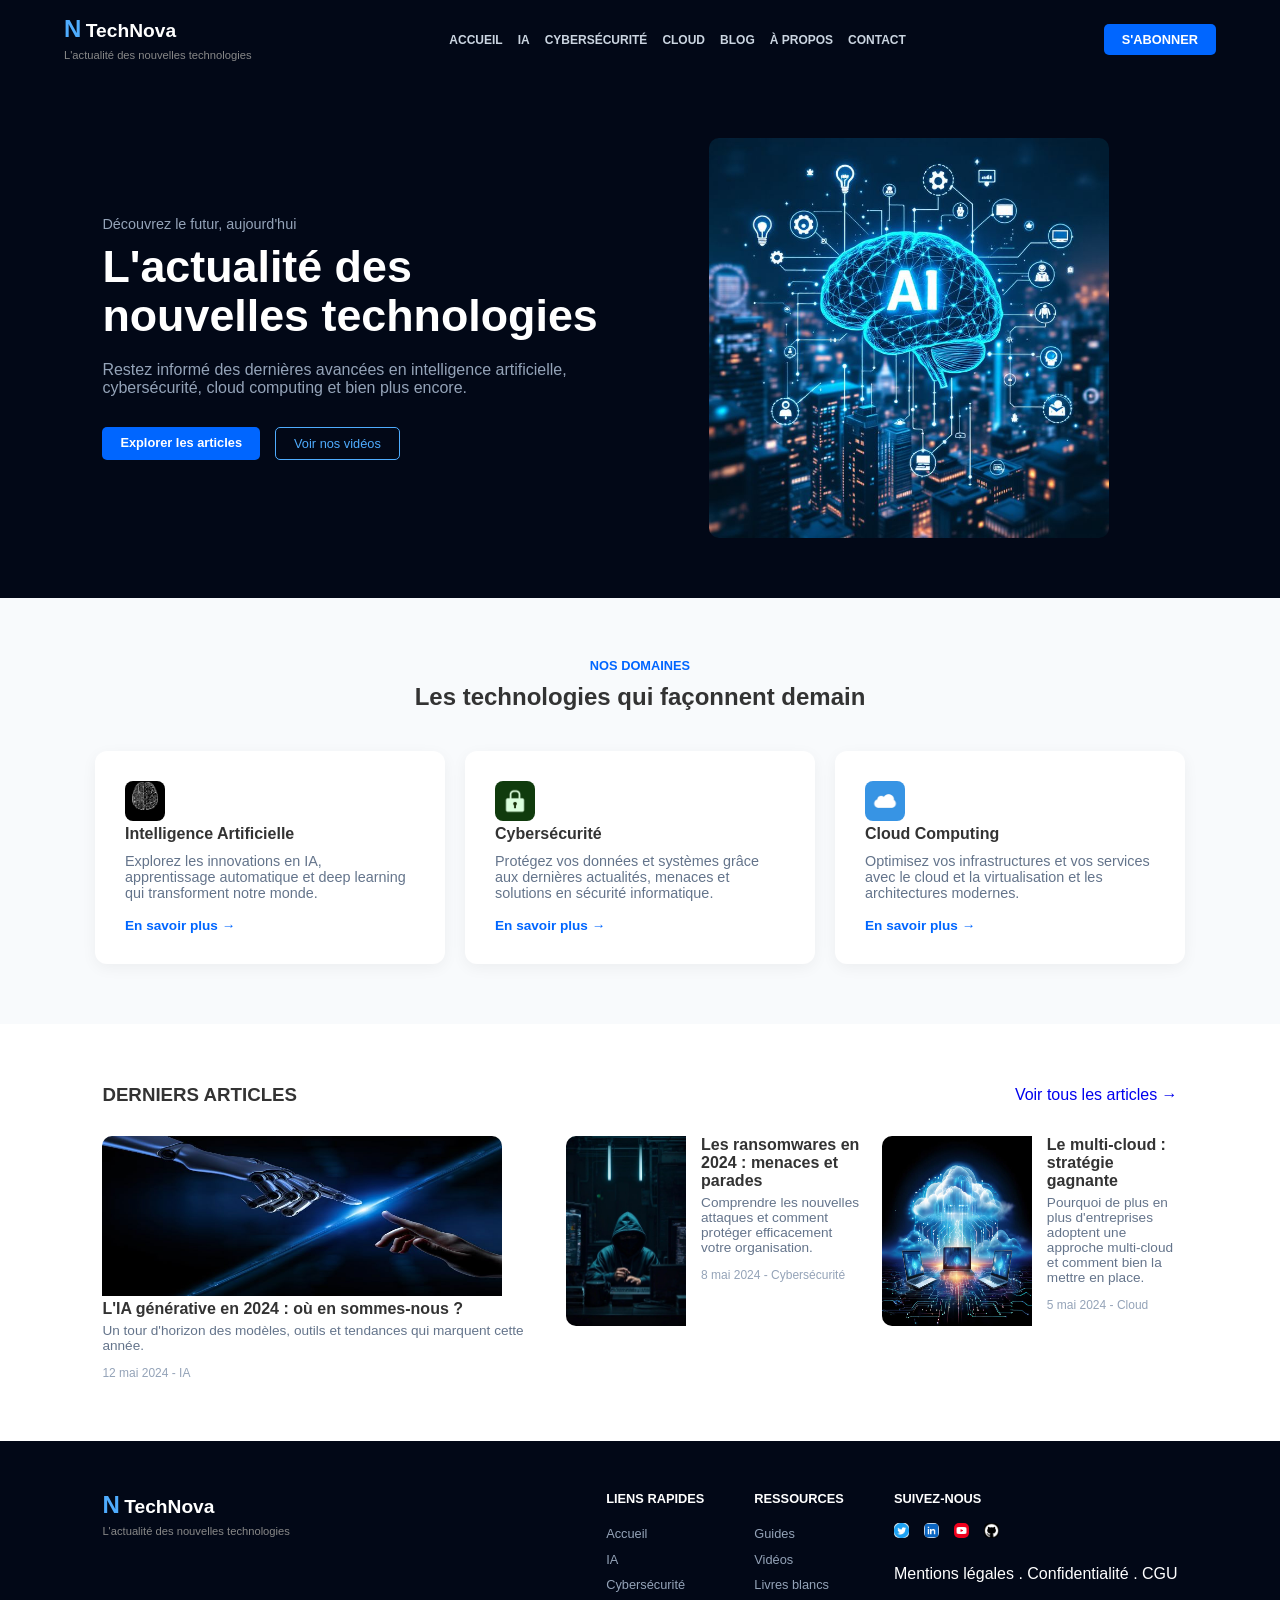
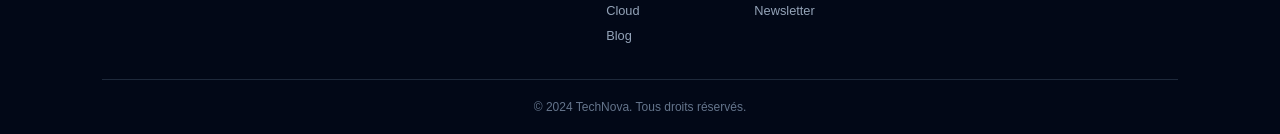
<file: MOUAFFO_ABESSOLO_MAXIME_SAMUEL_DEVOIR_D'INTEGRATION/index.html>
<!DOCTYPE html>
<html lang="fr">
<head>
    <meta charset="UTF-8">
    <meta name="viewport" content="width=device-width, initial-scale=1.0">
    <title>TechNova - L'actualité des nouvelles technologies</title>
    <link rel="stylesheet" href="style.css">
</head>
<body>

    <nav>
        <div class="logo">
            <span class="l1">N</span> <span class="l2">TechNova</span><br>
            <small>L'actualité des nouvelles technologies</small>
        </div>
        <ul class="navliens">
            <li><a href="#">ACCUEIL</a></li>
            <li><a href="#">IA</a></li>
            <li><a href="#">CYBERSÉCURITÉ</a></li>
            <li><a href="#">CLOUD</a></li>
            <li><a href="#">BLOG</a></li>
            <li><a href="#">À PROPOS</a></li>
            <li><a href="#">CONTACT</a></li>
        </ul>
        <div class="nav-right">
            <a href="#" class="abonner">S'ABONNER</a>
            <div class="menu-burger">☰</div>
        </div>
    </nav>

    <header>
        <div class="headertexte">
            <p class="top-subtitle">Découvrez le futur, aujourd'hui</p>
            <h1>L'actualité des <br>nouvelles technologies</h1>
            <p>Restez informé des dernières avancées en intelligence artificielle, cybersécurité, cloud computing et bien plus encore.</p>
            <div class="headerliens">
                <a href="#" class="abonner">Explorer les articles</a>
                <a href="#" class="abonner2">Voir nos vidéos</a>
            </div>
        </div>
        <div class="headerimg">
            <img src="images/header.jpg" alt="" class="imgheader">
        </div>
    </header>

    <div class="princ">
        <div class="domaines">
            <h3>NOS DOMAINES</h3>
            <h2>Les technologies qui façonnent demain</h2>
        </div>
        
        <div class="corpsdomaine">
            <div class="card">
                <div class="icone"><img src="images/cerveau.jpg" alt="" class="imgcard"></div>
                <div>
                <h4>Intelligence Artificielle</h4>
                <p>Explorez les innovations en IA, apprentissage automatique et deep learning qui transforment notre monde.</p>
                <a href="#">En savoir plus →</a>
                </div>
            </div>
            <div class="card">
                <div class="icone"><img src="images/cadena.jpg" alt="" class="imgcard"></div>
                <div>
                <h4>Cybersécurité</h4>
                <p>Protégez vos données et systèmes grâce aux dernières actualités, menaces et solutions en sécurité informatique.</p>
                <a href="#">En savoir plus →</a>
                </div>
            </div>
            <div class="card">
                <div class="icone"><img src="images/nuage.jpg" alt="" class="imgcard"></div>
                <div>
                <h4>Cloud Computing</h4>
                <p>Optimisez vos infrastructures et vos services avec le cloud et la virtualisation et les architectures modernes.</p>
                <a href="#">En savoir plus →</a>
                </div>
            </div>
        </div>
    </div>

    <div class="articles">
        <div class="articlesheader">
            <h3>DERNIERS ARTICLES</h3>
            <a href="#" class="view-all">Voir tous les articles →</a>
        </div>

        <div class="articlescontainer">
            <div class="articlecard1">
                <div class="article-img">
                    <img src="images/main.jpg" alt="IA" class="aia">
                </div>
                <div class="article-body">
                    <h4>L'IA générative en 2024 : où en sommes-nous ?</h4>
                    <p>Un tour d'horizon des modèles, outils et tendances qui marquent cette année.</p>
                    <span class="date">12 mai 2024 - IA</span>
                </div>
            </div>

            <div class="articlecard">
                <div class="article-img">
                    <img src="images/hacker.jpg" alt="Cyber" class="cyber">
                </div>
                <div class="article-body">
                    <h4>Les ransomwares en 2024 : menaces et parades</h4>
                    <p>Comprendre les nouvelles attaques et comment protéger efficacement votre organisation.</p>
                    <span class="date">8 mai 2024 - Cybersécurité</span>
                </div>
            </div>

            <div class="articlecard">
                <div class="article-img">
                    <img src="images/cloud.jpg" alt="Cloud" class="cloud">
                </div>
                <div class="article-body">
                    <h4>Le multi-cloud : stratégie gagnante</h4>
                    <p>Pourquoi de plus en plus d'entreprises adoptent une approche multi-cloud et comment bien la mettre en place.</p>
                    <span class="date">5 mai 2024 - Cloud</span>
                </div>
            </div>
        </div>
    </div>

    <footer>
        <div class="footercontainer">
            <div class="footerlogo">
                <span class="l1">N</span> <span class="l2">TechNova</span><br>
                <small>L'actualité des nouvelles technologies</small>
            </div>
            <div class="footerliens">
                <div class="liensrapides">
                    <h4>LIENS RAPIDES</h4>
                    <ul>
                        <li><a href="#">Accueil</a></li>
                        <li><a href="#">IA</a></li>
                        <li><a href="#">Cybersécurité</a></li>
                        <li><a href="#">Cloud</a></li>
                        <li><a href="#">Blog</a></li>
                    </ul>
                </div>
                <div class="ressources">
                    <h4>RESSOURCES</h4>
                    <ul>
                        <li><a href="#">Guides</a></li>
                        <li><a href="#">Vidéos</a></li>
                        <li><a href="#">Livres blancs</a></li>
                        <li><a href="#">Newsletter</a></li>
                    </ul>
                </div>
                <div class="suiveznous">
                    <h4>SUIVEZ-NOUS</h4>
                    <div class="socialicons">
                        <ul>
                            <li><a href="#"><img src="images/twiter.jpg" alt="Twitter" class="app"></a></li>
                            <li><a href="#"><img src="images/linkedin.jpg" alt="LinkedIn" class="app"></a></li>
                            <li><a href="#"><img src="images/youtube.jpg" alt="YouTube" class="app"></a></li>
                            <li><a href="#"><img src="images/github.jpg" alt="GitHub" class="app"></a></li>
                        </ul><br>
                        <p>Mentions légales . Confidentialité . CGU</p>
                    </div>
                </div>
            </div>
        </div>
        <div class="droits">
            <p>&copy; 2024 TechNova. Tous droits réservés.</p>
        </div>
    </footer>

</body>
</html>
</file>
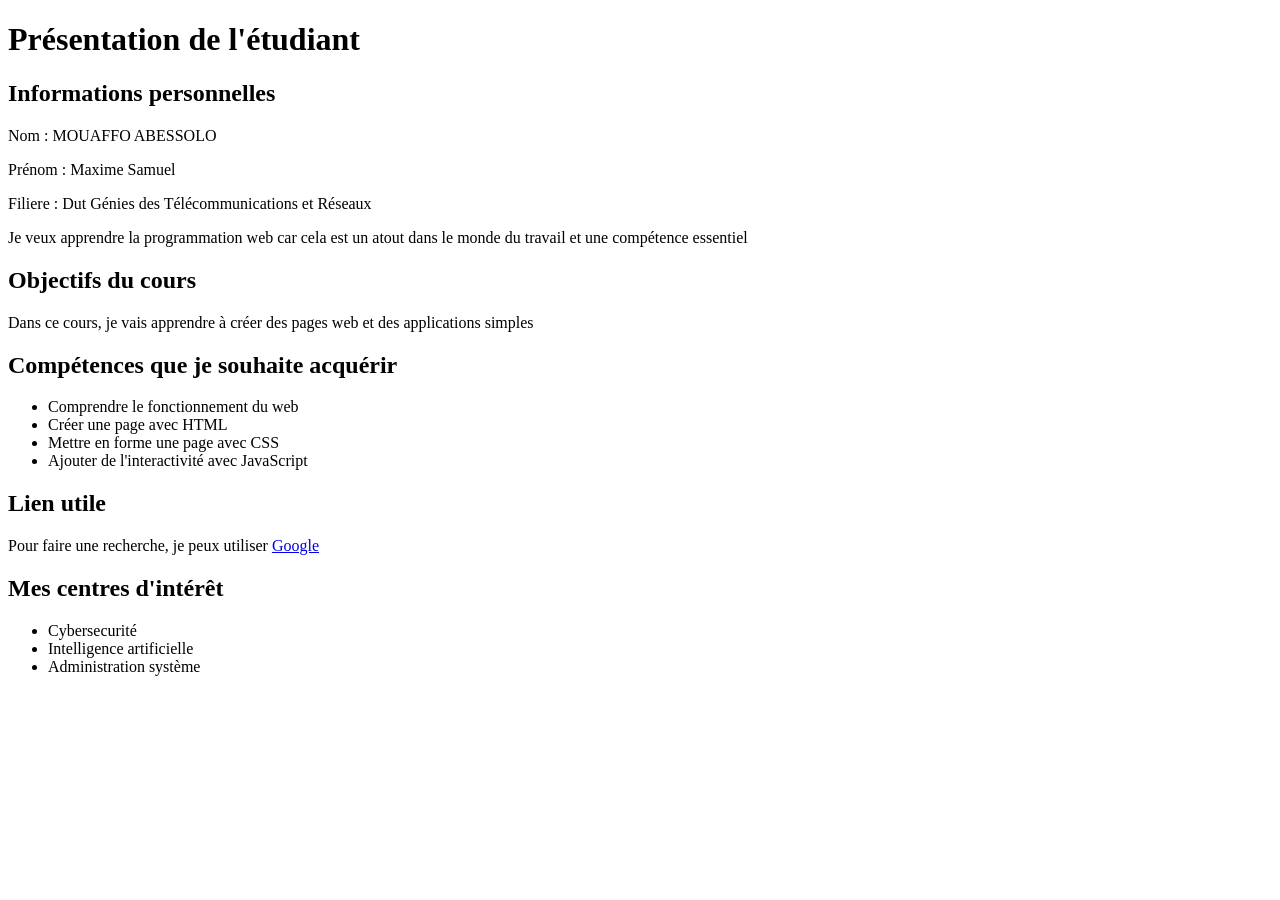
<file: TP1_MOUAFFO_ABESSOLO_MAXIME_SAMUEL/TP1_Decouverte_Web/index.html>
<!DOCTYPE html>
<html lang="fr">
    <head>
        <meta charset="UTF-8">
        <title>Ma première page web</title>
    </head>
    <body>
        <h1>Présentation de l'étudiant</h1>

        <h2>Informations personnelles</h2>
        <p>Nom : MOUAFFO ABESSOLO</p>
        <p>Prénom : Maxime Samuel</p>
        <p>Filiere : Dut Génies des Télécommunications et Réseaux</p>
        <p>Je veux apprendre la programmation web car cela est un atout dans le monde du travail et 
            une compétence essentiel</p>

        <h2>Objectifs du cours</h2>
        <p>Dans ce cours, je vais apprendre à créer des pages web et des applications simples</p>

        <h2>Compétences que je souhaite acquérir</h2>
        <ul>
            <li>Comprendre le fonctionnement du web</li>
            <li>Créer une page avec HTML</li>
            <li>Mettre en forme une page avec CSS</li>
            <li>Ajouter de l'interactivité avec JavaScript</li>
        </ul>

        <h2>Lien utile</h2>
        <p>Pour faire une recherche, je peux utiliser
            <a href="https://www.google.com">Google</a>
        </p>
        
        <h2>Mes centres d'intérêt</h2>
        <ul>
            <li>Cybersecurité</li>
            <li>Intelligence artificielle</li>
            <li>Administration système</li>
        </ul>
    </body>
</html>
</file>
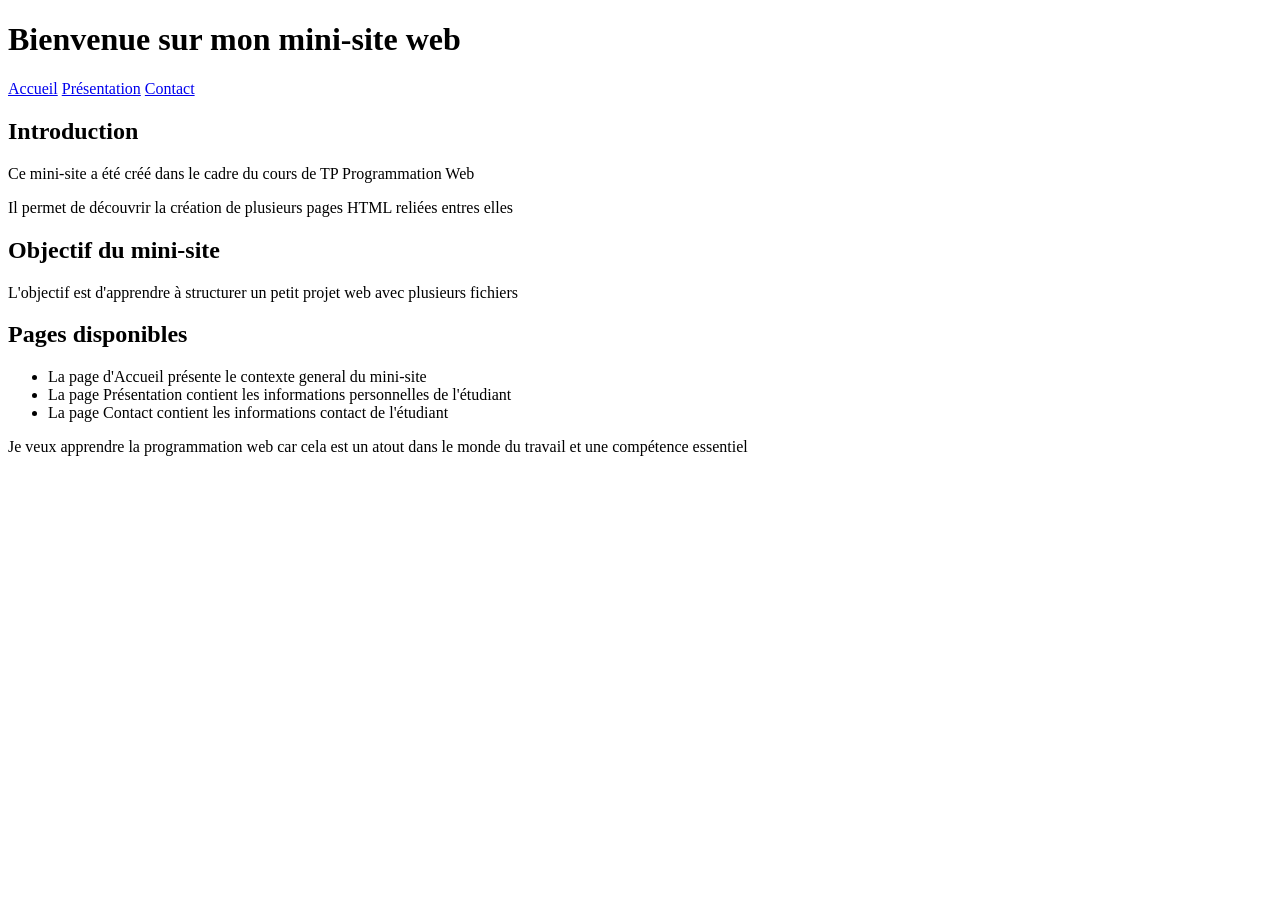
<file: TP2_MOUAFFO_ABESSOLO_MAXIME_SAMUEL/TP2_Mini_Site_HTML/index.html>
<!DOCTYPE html>
<html lang="fr">
<head>
    <meta charset="UTF-8">
    <title>Accueil - Mon mini-site</title>
</head>
<body>
    <h1>Bienvenue sur mon mini-site web</h1>
    <nav>
        <a href="index.html">Accueil</a>
        <a href="presentation.html">Présentation</a>
        <a href="contact.html">Contact</a>
    </nav>

    <h2>Introduction</h2>
    <p>Ce mini-site a été créé dans le cadre du cours de TP Programmation Web</p>
    <p>Il permet de découvrir la création de plusieurs pages HTML reliées entres elles</p>

    <h2>Objectif du mini-site</h2>
    <p>L'objectif est d'apprendre à structurer un petit projet web avec plusieurs fichiers</p>

    <h2>Pages disponibles</h2>
    <ul>
        <li>La page d'Accueil présente le contexte general du mini-site</li>
        <li>La page Présentation contient les informations personnelles de l'étudiant</li>
        <li>La page Contact contient les informations contact de l'étudiant</li>
    </ul>

    <p>Je veux apprendre la programmation web car cela est un atout dans le monde du travail et 
            une compétence essentiel</p>
</body>
</html>
</file>
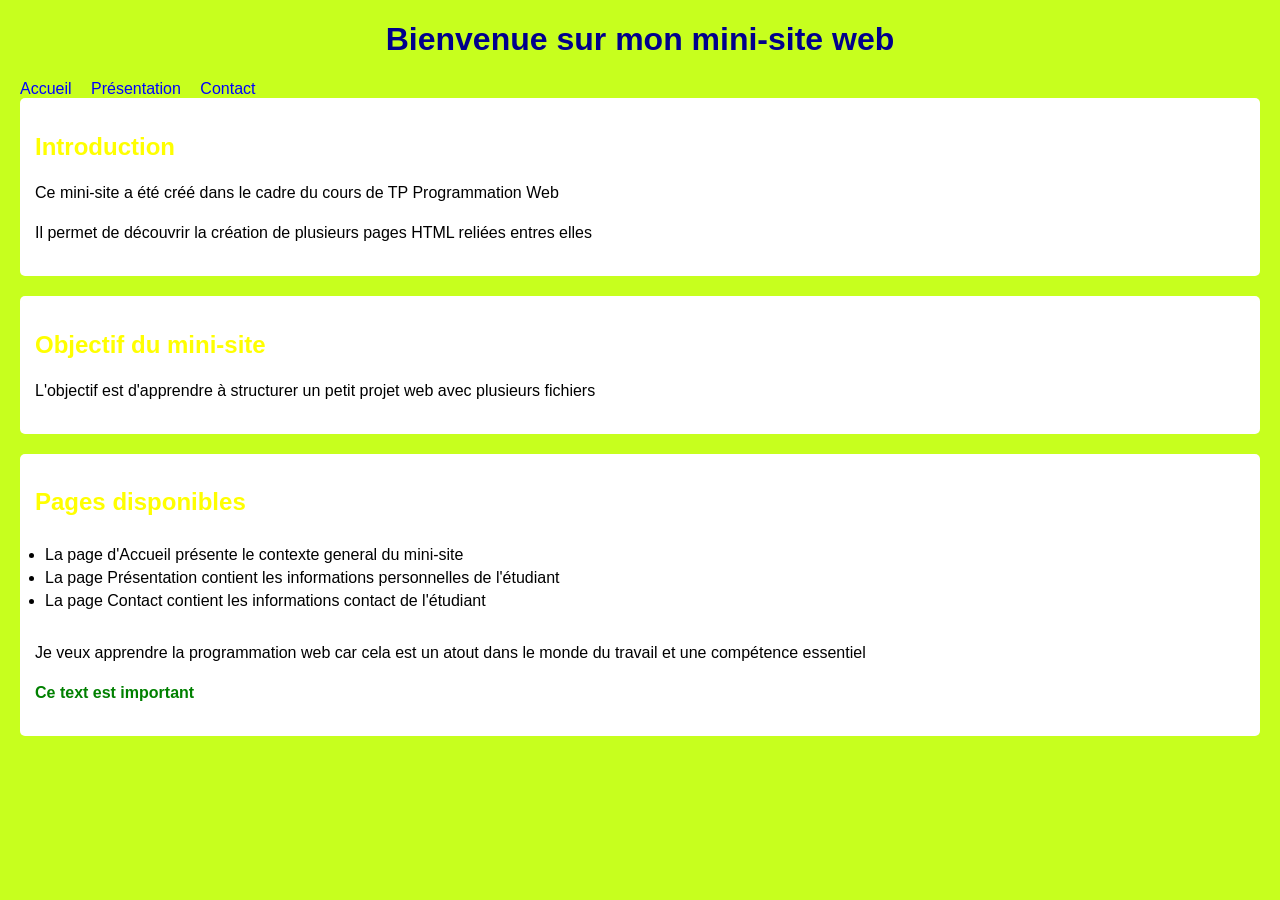
<file: TP4_MOUAFFO_ABESSOLO_MAXIME_SAMUEL/TP4_CSS/index.html>
<!DOCTYPE html>
<html lang="fr">
<head>
    <meta charset="UTF-8">
    <link rel="stylesheet" href="style.css">
    <title>Accueil - Mon mini-site</title>
</head>
<body>
    <h1>Bienvenue sur mon mini-site web</h1>
    <nav>
        <a href="index.html">Accueil</a>
        <a href="presentation.html">Présentation</a>
        <a href="contact.html">Contact</a>
    </nav>

    <div class="section">
        <h2>Introduction</h2>
        <p>Ce mini-site a été créé dans le cadre du cours de TP Programmation Web</p>
        <p>Il permet de découvrir la création de plusieurs pages HTML reliées entres elles</p>
    </div>

    <div class="section">
        <h2>Objectif du mini-site</h2>
        <p>L'objectif est d'apprendre à structurer un petit projet web avec plusieurs fichiers</p>
    </div>

    <div class="section">
        <h2>Pages disponibles</h2>
        <ul>
            <li>La page d'Accueil présente le contexte general du mini-site</li>
            <li>La page Présentation contient les informations personnelles de l'étudiant</li>
            <li>La page Contact contient les informations contact de l'étudiant</li>
        </ul>

        <p>Je veux apprendre la programmation web car cela est un atout dans le monde du travail et 
            une compétence essentiel</p>
        <p class="highlight">Ce text est important</p>
    </div>
</body>
</html>
</file>
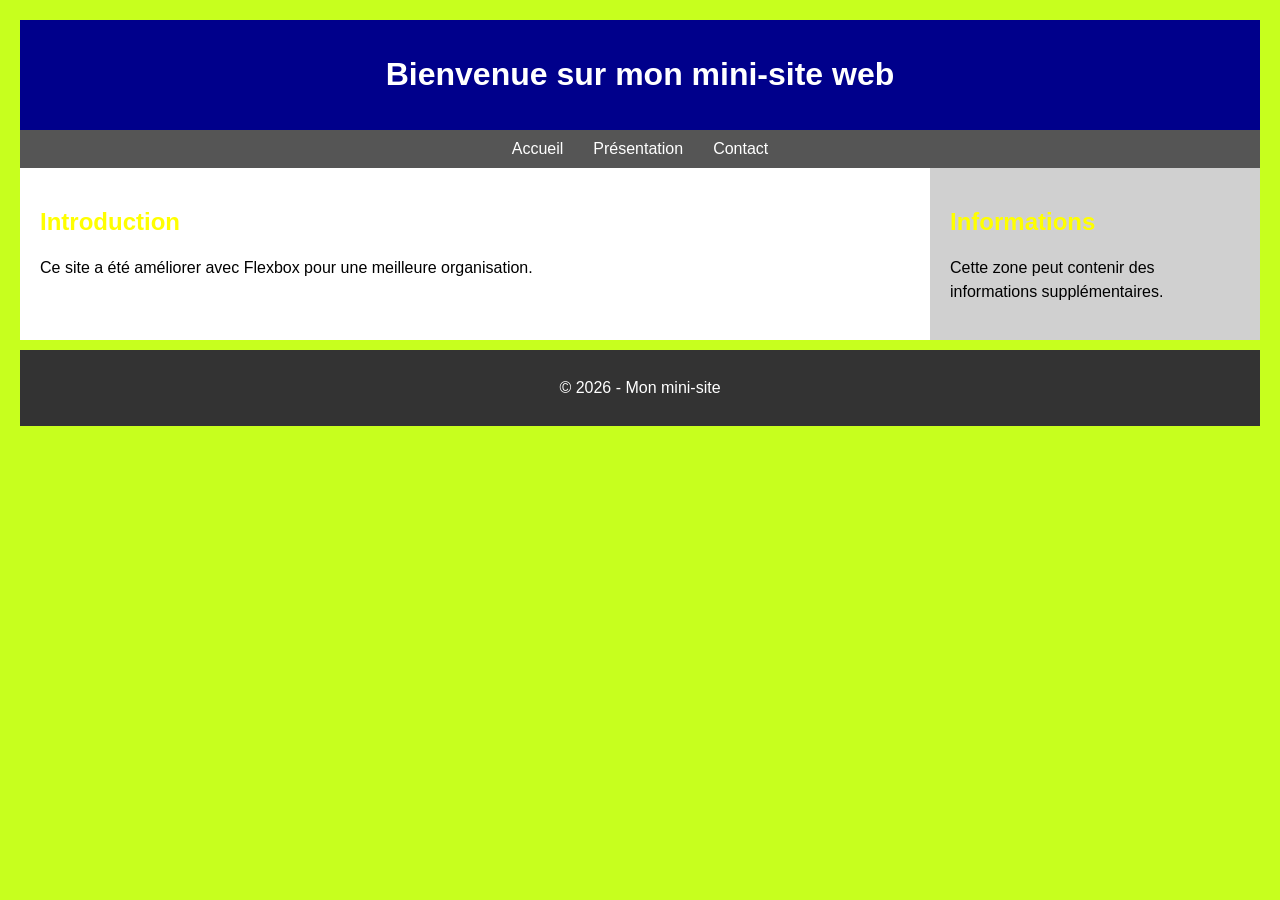
<file: TP5_MOUAFFO_ABESSOLO_MAXIME_SAMUEL/TP5_Flexbox/index.html>
<!DOCTYPE html>
<html lang="fr">
<head>
    <meta charset="UTF-8">
    <link rel="stylesheet" href="style.css">
    <title>Accueil - Mon mini-site</title>
</head>
<body>
    <header>
        <h1>Bienvenue sur mon mini-site web</h1>
    </header>
    <nav>
        <a href="index.html">Accueil</a>
        <a href="presentation.html">Présentation</a>
        <a href="contact.html">Contact</a>
    </nav>

    <div class="container">
        <main>
            <h2>Introduction</h2>
            <p>Ce site a été améliorer avec Flexbox pour une meilleure organisation.</p>
        </main>

        <aside>
            <h2>Informations</h2>
            <p>Cette zone peut contenir des informations supplémentaires.</p>
        </aside>   
    </div>

    <footer>
        <p>&copy; 2026 - Mon mini-site</p>
    </footer>
</body>
</html>
</file>
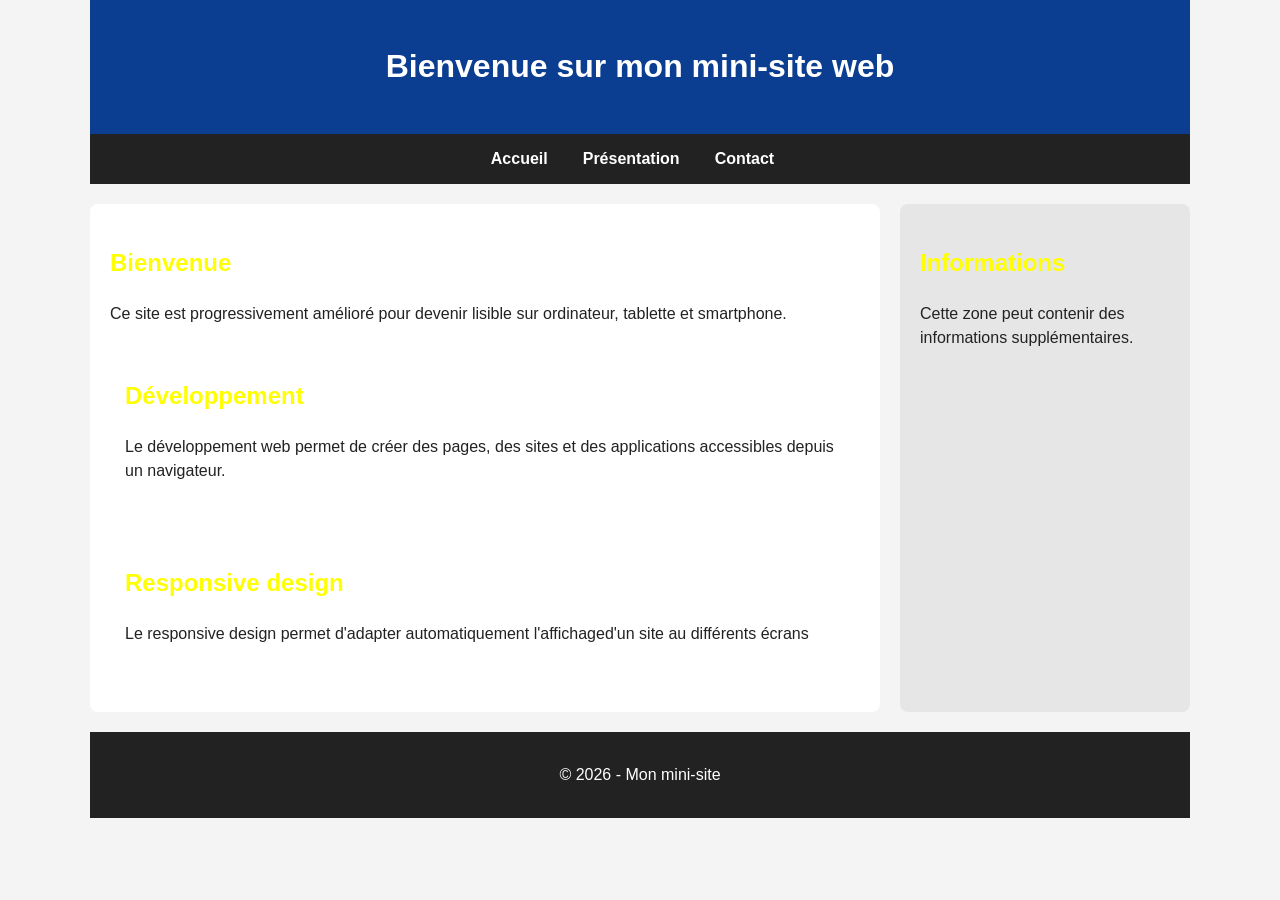
<file: TP6_MOUAFFO_ABESSOLO_MAXIME_SAMUEL/TP6_Responsive_Design/index.html>
<!DOCTYPE html>
<html lang="fr">
<head>
    <meta charset="UTF-8">
    <meta name="viewport" content="width=device-width, initial-scale=1.0">
    <link rel="stylesheet" href="style.css">
    <title>Accueil - Mon mini-site</title>
</head>
<body>
    <div class="page">
        <header>
            <h1>Bienvenue sur mon mini-site web</h1>
        </header>
        <nav>
            <a href="index.html">Accueil</a>
            <a href="presentation.html">Présentation</a>
            <a href="contact.html">Contact</a>
        </nav>

        <div class="container">
            <main>
                <h2>Bienvenue</h2>
                <p>Ce site est progressivement amélioré pour devenir lisible sur ordinateur, tablette et smartphone.</p>
                <div class="carte">
                    <h2>Développement</h2>
                    <p>Le développement web permet de créer des pages, des sites et des applications accessibles depuis un navigateur.</p>
                </div>
                <div class="carte">
                    <h2>Responsive design</h2>
                    <p>Le responsive design permet d'adapter automatiquement l'affichaged'un site au différents écrans</p>
                </div>
            </main>

            <aside>
                <h2>Informations</h2>
                <p>Cette zone peut contenir des informations supplémentaires.</p>
            </aside>   
        </div>

        <footer>
            <p>&copy; 2026 - Mon mini-site</p>
        </footer>
    </div>
</body>
</html>
</file>
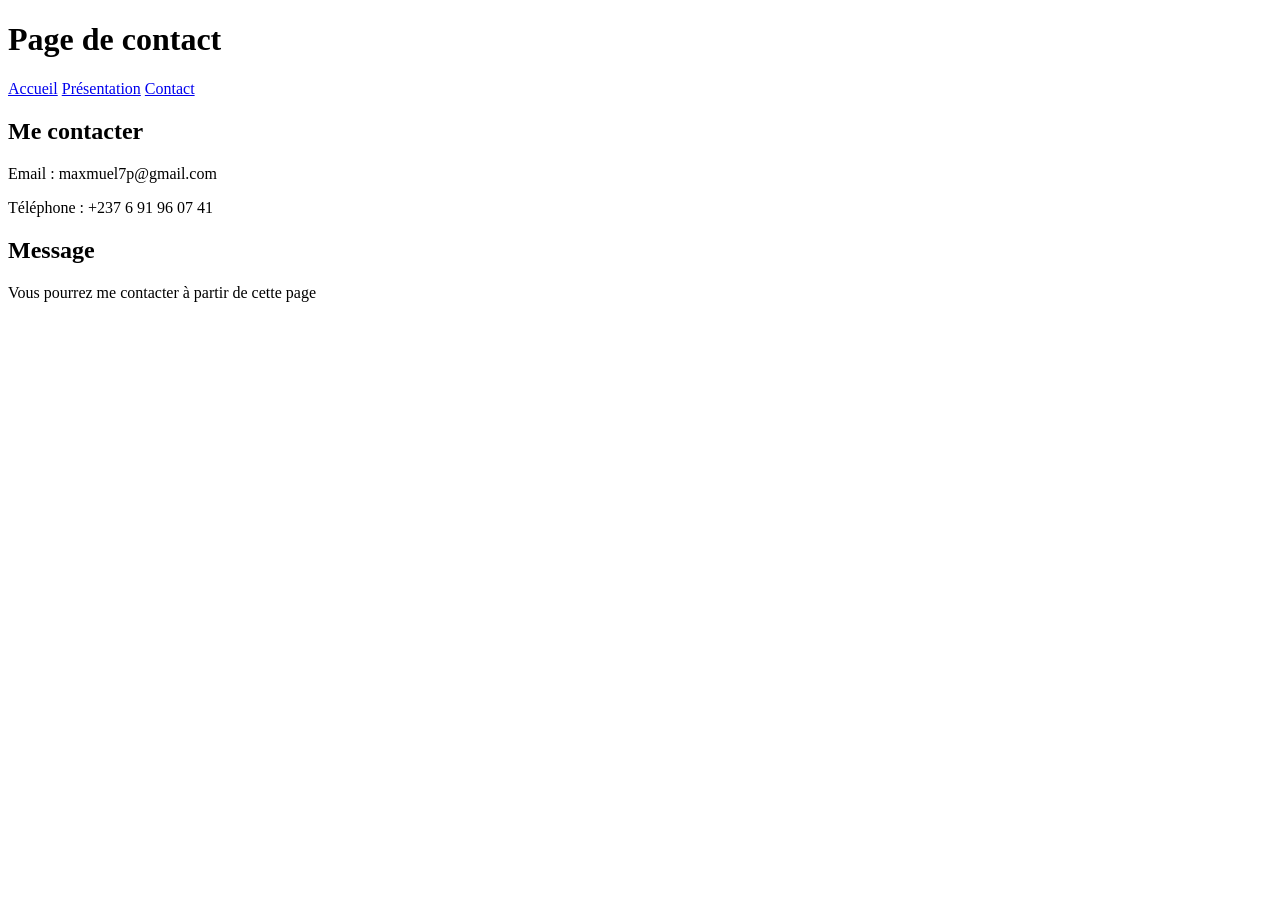
<file: TP2_MOUAFFO_ABESSOLO_MAXIME_SAMUEL/TP2_Mini_Site_HTML/contact.html>
<!DOCTYPE html>
<html lang="fr">
<head>
    <meta charset="UTF-8">
    <title>Contact - Mon mini-site</title>
</head>
<body>
    <h1>Page de contact</h1>
    <nav>
        <a href="index.html">Accueil</a>
        <a href="presentation.html">Présentation</a>
        <a href="contact.html">Contact</a>
    </nav>

    <h2>Me contacter</h2>
    <p>Email : maxmuel7p@gmail.com</p>
    <p>Téléphone : +237 6 91 96 07 41</p>

    <h2>Message</h2>
    <p>Vous pourrez me contacter à partir de cette page</p>
</body>
</html>
</file>
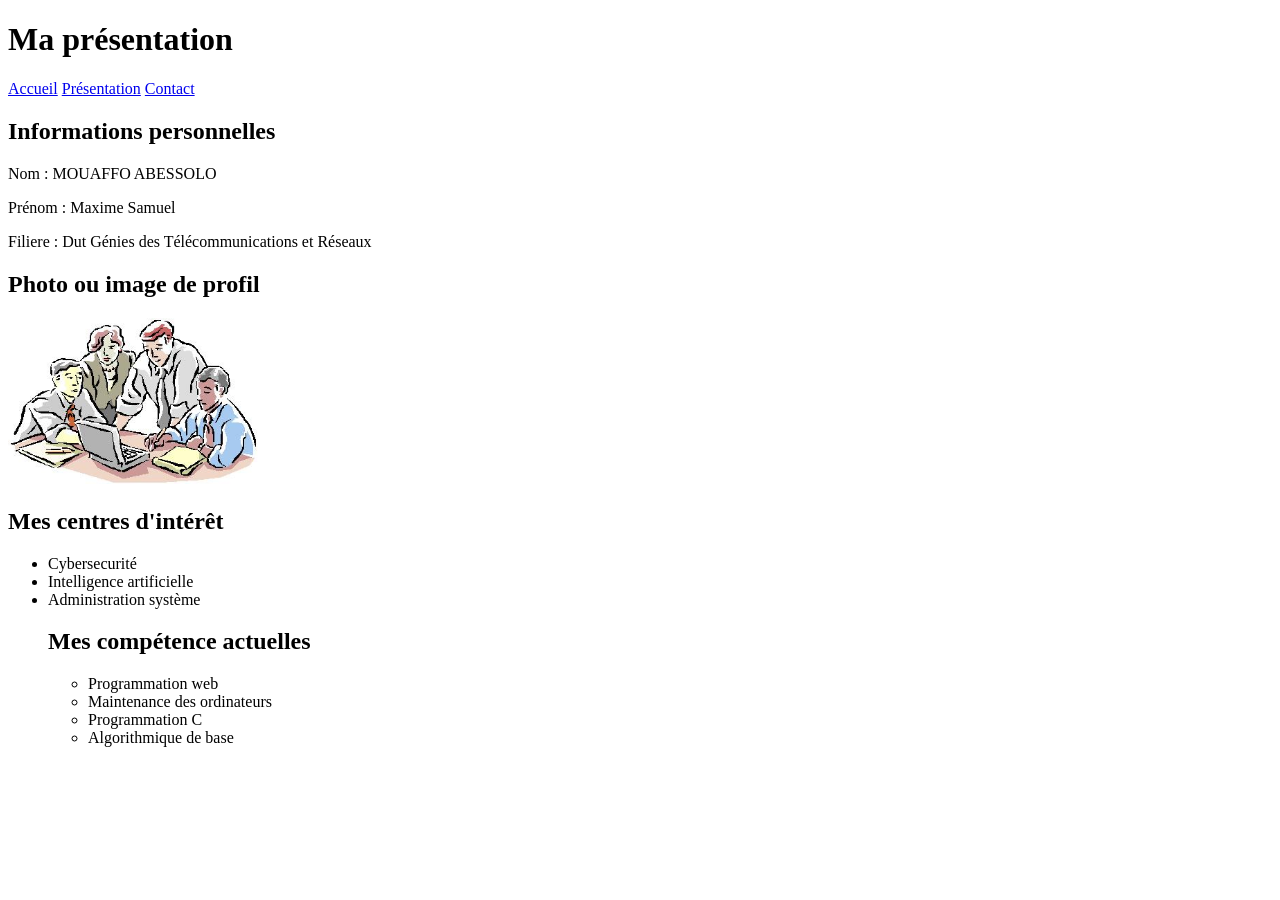
<file: TP2_MOUAFFO_ABESSOLO_MAXIME_SAMUEL/TP2_Mini_Site_HTML/presentation.html>
<!DOCTYPE html>
<html lang="fr">
<head>
    <meta charset="UTF-8">
    <title>Présentation - Mon mini-site</title>
</head>
<body>
    <h1>Ma présentation</h1>
    <nav>
        <a href="index.html">Accueil</a>
        <a href="presentation.html">Présentation</a>
        <a href="contact.html">Contact</a>
    </nav>

    <h2>Informations personnelles</h2>
    <p>Nom : MOUAFFO ABESSOLO</p>
    <p>Prénom : Maxime Samuel</p>
    <p>Filiere : Dut Génies des Télécommunications et Réseaux</p>

    <h2>Photo ou image de profil</h2>
    <img src="images/profil.JPG" alt="Image de profil" width="250">

    <h2>Mes centres d'intérêt</h2>
    <ul>
        <li>Cybersecurité</li>
        <li>Intelligence artificielle</li>
        <li>Administration système</li>

        <h2>Mes compétence actuelles</h2>
        <ul>
            <li>Programmation web</li>
            <li>Maintenance des ordinateurs</li>
            <li>Programmation C</li>
            <li>Algorithmique de base</li>
        </ul>
    </ul>
</body>
</html>
</file>
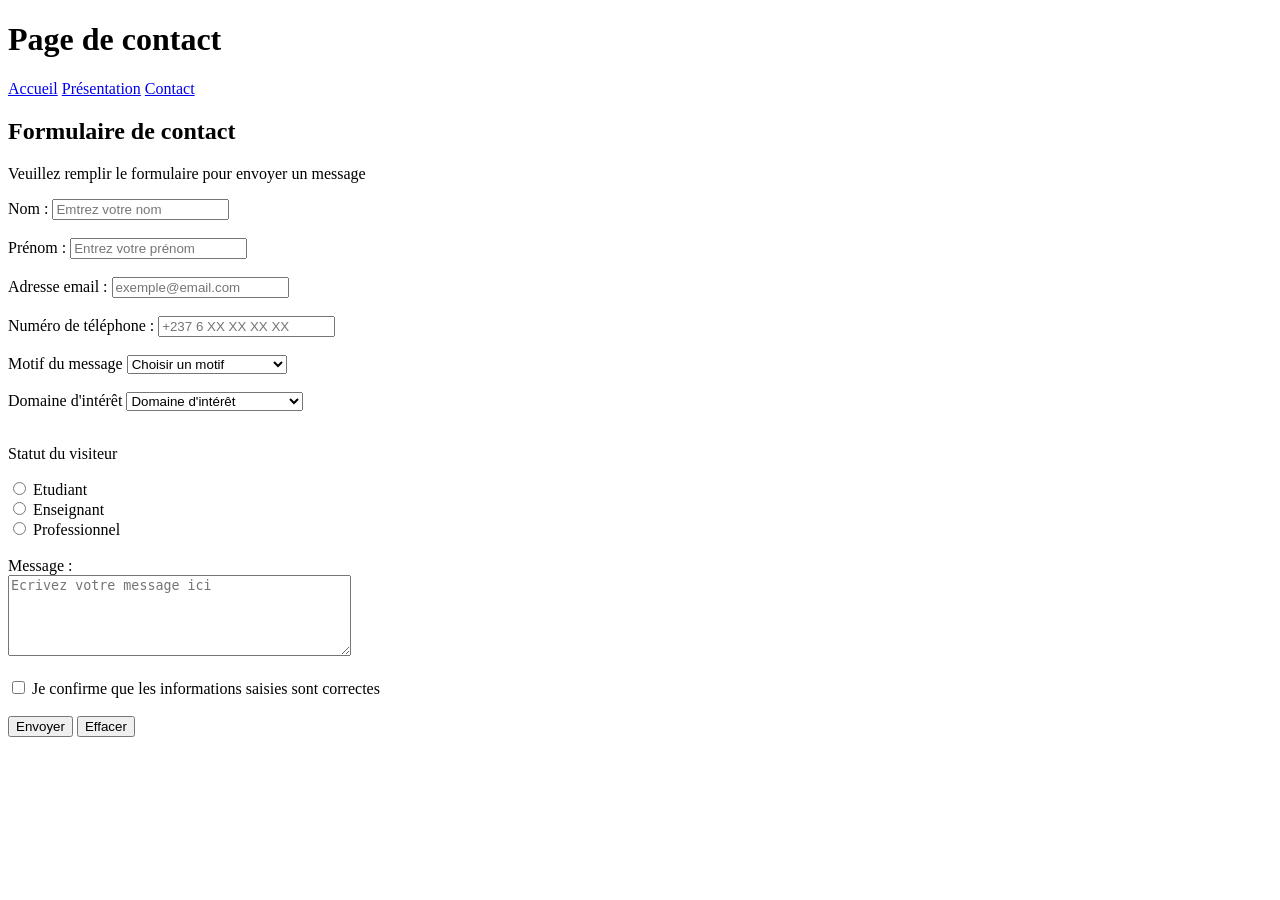
<file: TP3_MOUAFFO_ABESSOLO_MAXIME_SAMUEL/TP3_Formulaire_HTML/contact.html>
<!DOCTYPE html>
<html lang="fr">
<head>
    <meta charset="UTF-8">
    <title>Contact - Mon mini-site</title>
</head>
<body>
    <h1>Page de contact</h1>
    <nav>
        <a href="index.html">Accueil</a>
        <a href="presentation.html">Présentation</a>
        <a href="contact.html">Contact</a>
    </nav>

    <h2>Formulaire de contact</h2>
    <p>Veuillez remplir le formulaire pour envoyer un message</p>
    <form action="">
        <label for="nom">Nom :</label>
        <input type="text" id="nom" name="nom" placeholder="Emtrez votre nom" required>
        <br>
        <br>
        <label for="prenom">Prénom :</label>
        <input type="text" id="prenom" name="prenom" placeholder="Entrez votre prénom" required>
        <br>
        <br>
        <label for="email">Adresse email :</label>
        <input type="email" id="email" name="email" placeholder="exemple@email.com" required>
        <br>
        <br>
        <label for="telephone">Numéro de téléphone :</label>
        <input type="tel" id="telephone" name="telephone" placeholder="+237 6 XX XX XX XX" required>
        <br>
        <br>
        <label for="motif">Motif du message</label>
        <select name="motif" id="motif" required>
            <option value="">Choisir un motif</option>
            <option value="information">Demande d'information</option>
            <option value="stage">Demande de stage</option>
            <option value="projet">Proposition de projet</option>
            <option value="autre">Autre demande</option>
        </select>
        <br>
        <br>
        <label for="domaine">Domaine d'intérêt</label>
        <select name="domaine" id="domaine">
            <option value="">Domaine d'intérêt</option>
            <option value="cybersecurite">Cybersécurité</option>
            <option value="ia">Intelligence Artificielle</option>
            <option value="reseau">Réseau informatique</option>
            <option value="python">Programmation en Python</option>
        </select>
        <br>
        <br>
        <p>Statut du visiteur</p>
        <input type="radio" id="etudiant" name="statut" value="etudiant" required>
        <label for="etudiant">Etudiant</label>
        <br>
        <input type="radio" id="enseignant" name="statut" value="enseignant">
        <label for="enseignant">Enseignant</label>
        <br>
        <input type="radio" id="professionnel" name="statut" value="professionnel">
        <label for="professionnel">Professionnel</label>
        <br>
        <br>
        <label for="message">Message :</label>
        <br>
        <textarea name="message" id="message" cols="40" rows="5" placeholder="Ecrivez votre message ici" required></textarea>
        <br>
        <br>
        <input type="checkbox" name="confirmation" id="confirmation" required>
        <label for="confirmation">Je confirme que les informations saisies sont correctes</label>
        <br>
        <br>
        <button type="submit">Envoyer</button>
        <button type="reset">Effacer</button>
    </form>
</body>
</html>
</file>
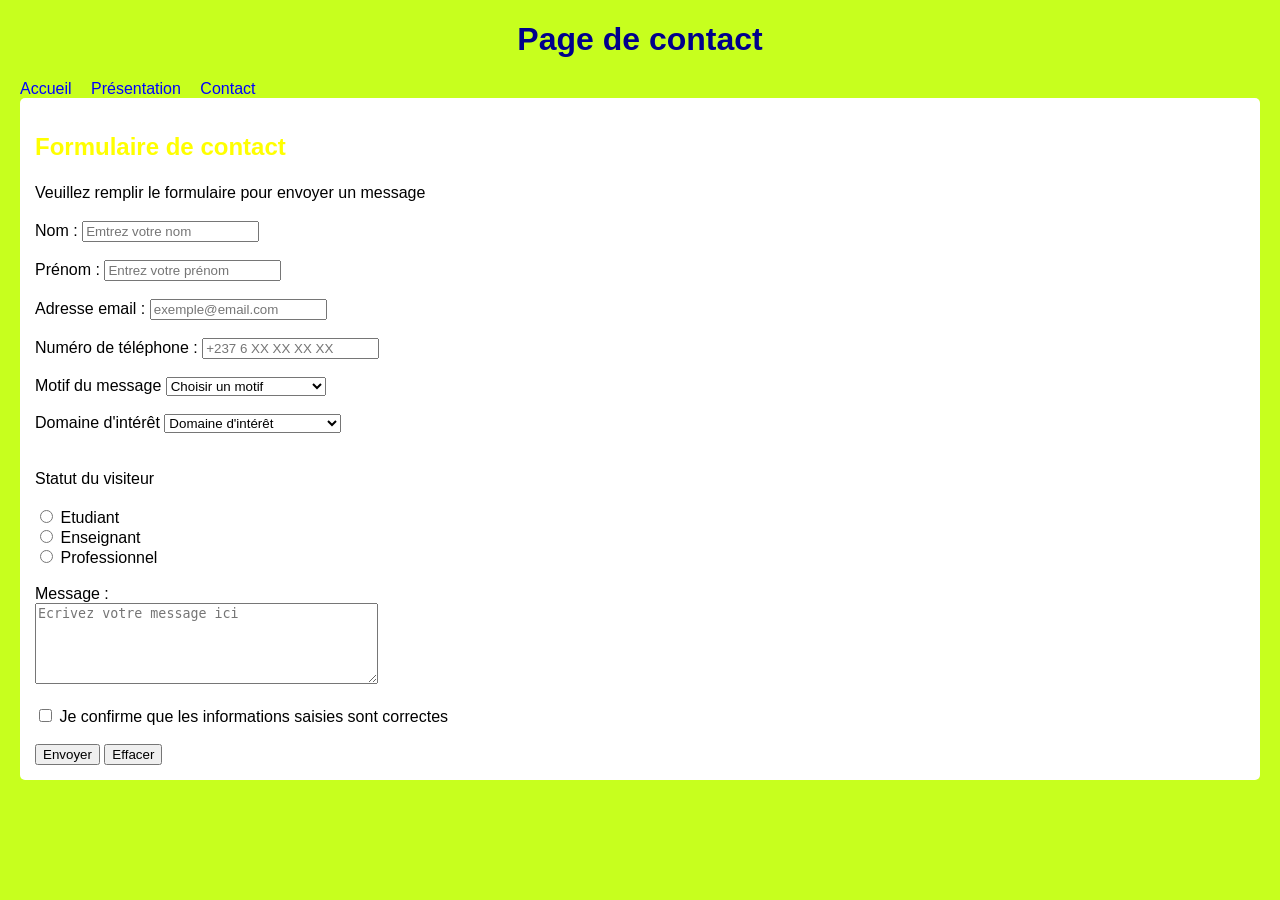
<file: TP4_MOUAFFO_ABESSOLO_MAXIME_SAMUEL/TP4_CSS/contact.html>
<!DOCTYPE html>
<html lang="fr">
<head>
    <meta charset="UTF-8">
    <link rel="stylesheet" href="style.css">
    <title>Contact - Mon mini-site</title>
</head>
<body>
    <h1>Page de contact</h1>
    <nav>
        <a href="index.html">Accueil</a>
        <a href="presentation.html">Présentation</a>
        <a href="contact.html">Contact</a>
    </nav>

    <div class="section">
        <h2>Formulaire de contact</h2>
    <p>Veuillez remplir le formulaire pour envoyer un message</p>
    <form action="">
        <label for="nom">Nom :</label>
        <input type="text" id="nom" name="nom" placeholder="Emtrez votre nom" required>
        <br>
        <br>
        <label for="prenom">Prénom :</label>
        <input type="text" id="prenom" name="prenom" placeholder="Entrez votre prénom" required>
        <br>
        <br>
        <label for="email">Adresse email :</label>
        <input type="email" id="email" name="email" placeholder="exemple@email.com" required>
        <br>
        <br>
        <label for="telephone">Numéro de téléphone :</label>
        <input type="tel" id="telephone" name="telephone" placeholder="+237 6 XX XX XX XX" required>
        <br>
        <br>
        <label for="motif">Motif du message</label>
        <select name="motif" id="motif" required>
            <option value="">Choisir un motif</option>
            <option value="information">Demande d'information</option>
            <option value="stage">Demande de stage</option>
            <option value="projet">Proposition de projet</option>
            <option value="autre">Autre demande</option>
        </select>
        <br>
        <br>
        <label for="domaine">Domaine d'intérêt</label>
        <select name="domaine" id="domaine">
            <option value="">Domaine d'intérêt</option>
            <option value="cybersecurite">Cybersécurité</option>
            <option value="ia">Intelligence Artificielle</option>
            <option value="reseau">Réseau informatique</option>
            <option value="python">Programmation en Python</option>
        </select>
        <br>
        <br>
        <p>Statut du visiteur</p>
        <input type="radio" id="etudiant" name="statut" value="etudiant" required>
        <label for="etudiant">Etudiant</label>
        <br>
        <input type="radio" id="enseignant" name="statut" value="enseignant">
        <label for="enseignant">Enseignant</label>
        <br>
        <input type="radio" id="professionnel" name="statut" value="professionnel">
        <label for="professionnel">Professionnel</label>
        <br>
        <br>
        <label for="message">Message :</label>
        <br>
        <textarea name="message" id="message" cols="40" rows="5" placeholder="Ecrivez votre message ici" required></textarea>
        <br>
        <br>
        <input type="checkbox" name="confirmation" id="confirmation" required>
        <label for="confirmation">Je confirme que les informations saisies sont correctes</label>
        <br>
        <br>
        <button type="submit">Envoyer</button>
        <button type="reset">Effacer</button>
    </form>
    </div>
</body>
</html>
</file>
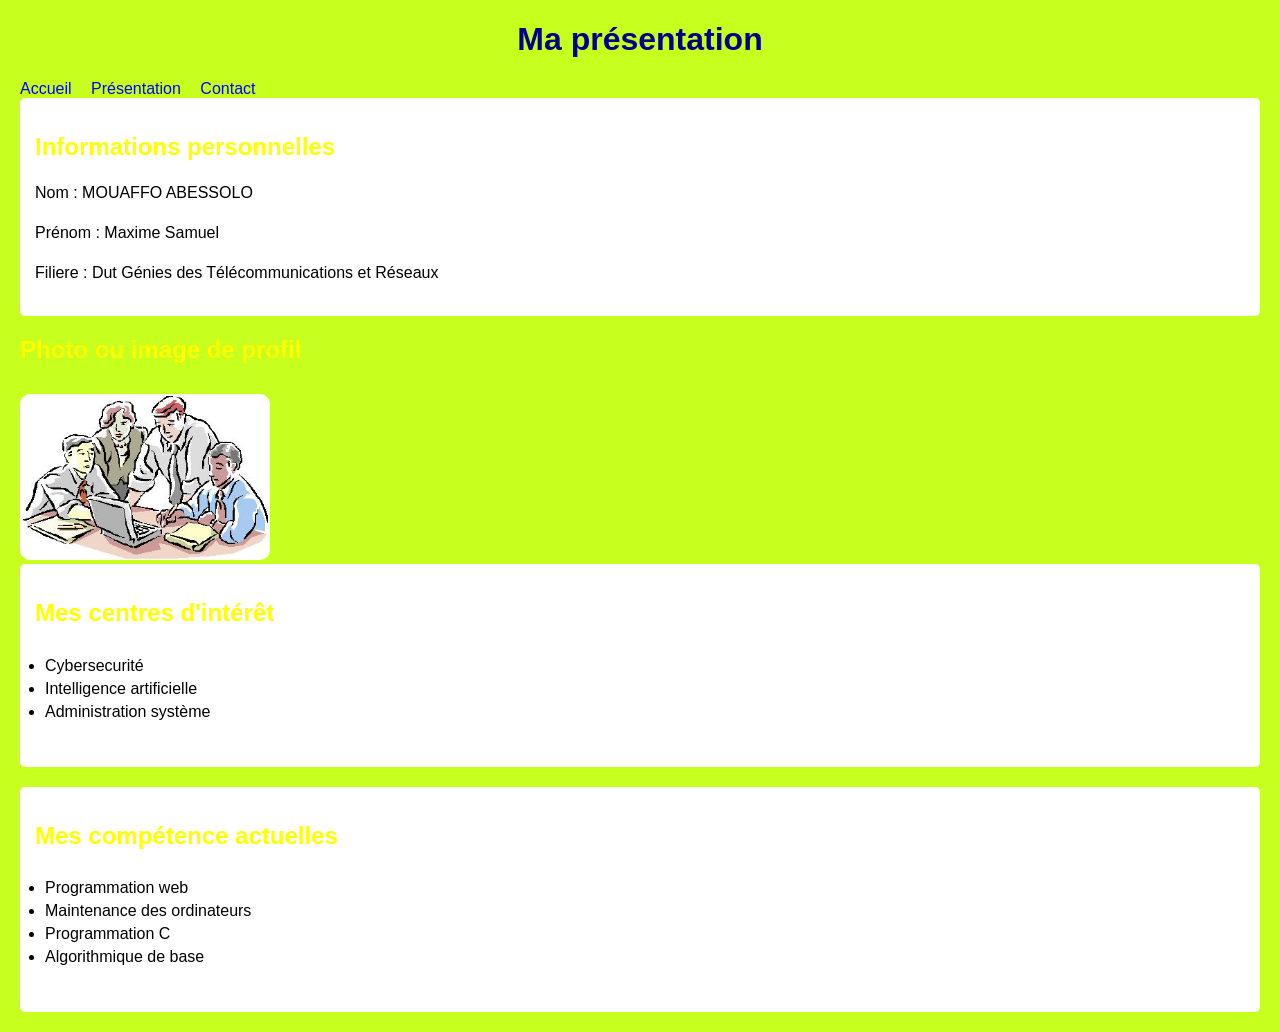
<file: TP4_MOUAFFO_ABESSOLO_MAXIME_SAMUEL/TP4_CSS/presentation.html>
<!DOCTYPE html>
<html lang="fr">
<head>
    <meta charset="UTF-8">
    <link rel="stylesheet" href="style.css">
    <title>Présentation - Mon mini-site</title>
</head>
<body>
    <h1>Ma présentation</h1>
    <nav>
        <a href="index.html">Accueil</a>
        <a href="presentation.html">Présentation</a>
        <a href="contact.html">Contact</a>
    </nav>

    <div class="section">
        <h2>Informations personnelles</h2>
        <p>Nom : MOUAFFO ABESSOLO</p>
        <p>Prénom : Maxime Samuel</p>
        <p>Filiere : Dut Génies des Télécommunications et Réseaux</p>
    </div>

    <h2>Photo ou image de profil</h2>
    <img src="images/profil.JPG" alt="Image de profil" width="250">

    <div class="section">
        <h2>Mes centres d'intérêt</h2>
        <ul>
            <li>Cybersecurité</li>
            <li>Intelligence artificielle</li>
            <li>Administration système</li>
        </ul>
    </div>

    <div class="section">
        <h2>Mes compétence actuelles</h2>
        <ul>
            <li>Programmation web</li>
            <li>Maintenance des ordinateurs</li>
            <li>Programmation C</li>
            <li>Algorithmique de base</li>
        </ul>
    </div>
</body>
</html>
</file>
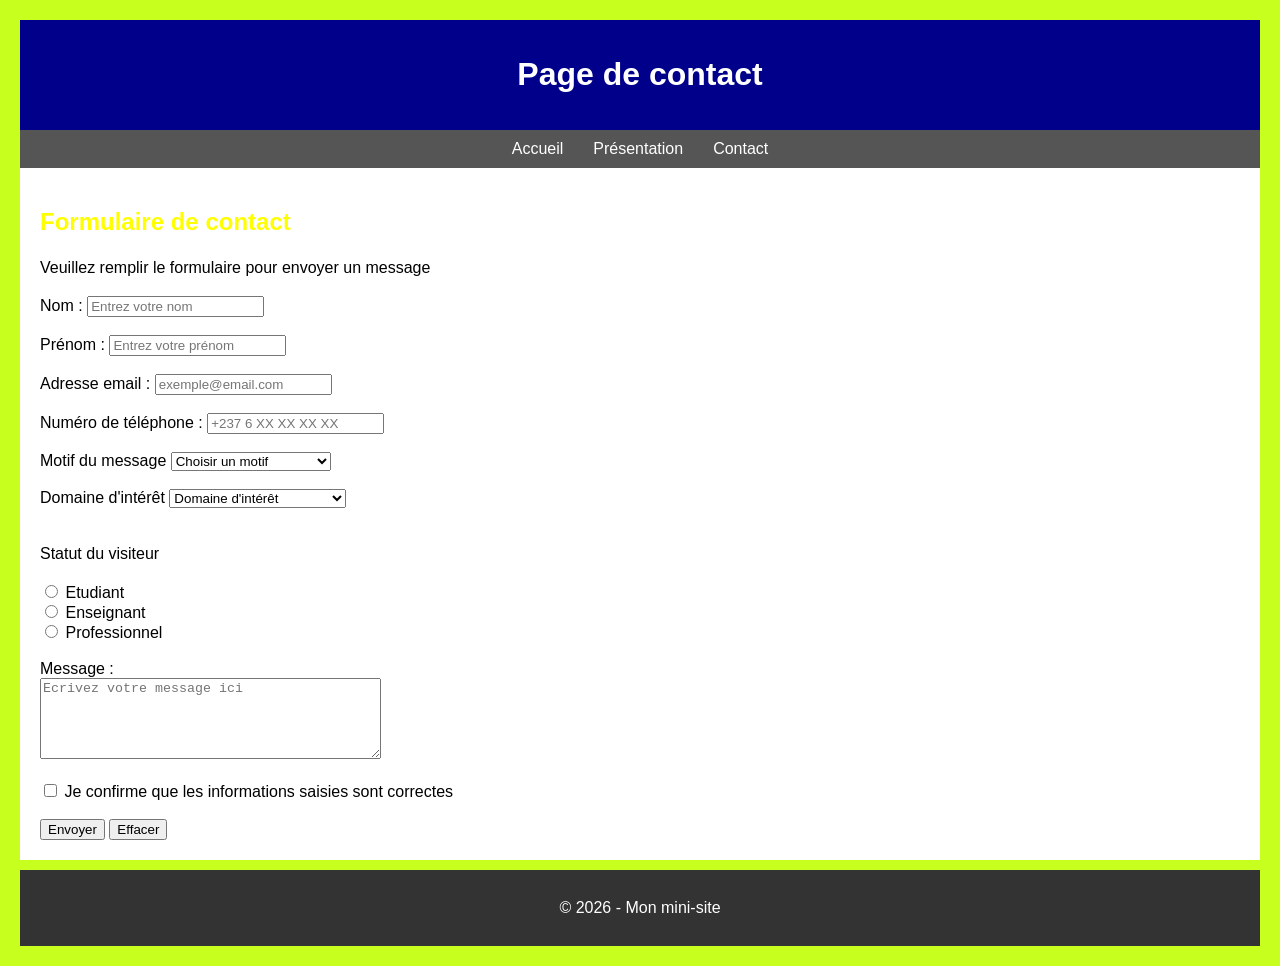
<file: TP5_MOUAFFO_ABESSOLO_MAXIME_SAMUEL/TP5_Flexbox/contact.html>
<!DOCTYPE html>
<html lang="fr">
<head>
    <meta charset="UTF-8">
    <link rel="stylesheet" href="style.css">
    <title>Contact - Mon mini-site</title>
</head>
<body>
    <header>
        <h1>Page de contact</h1>
    </header>
    
    <nav>
        <a href="index.html">Accueil</a>
        <a href="presentation.html">Présentation</a>
        <a href="contact.html">Contact</a>
    </nav>

    <div class="container">
        <main>
            <h2>Formulaire de contact</h2>
            <p>Veuillez remplir le formulaire pour envoyer un message</p>
            <form action="">
                <label for="nom">Nom :</label>
                <input type="text" id="nom" name="nom" placeholder="Entrez votre nom" required>
                <br>
                <br>
                <label for="prenom">Prénom :</label>
                <input type="text" id="prenom" name="prenom" placeholder="Entrez votre prénom" required>
                <br>
                <br>
                <label for="email">Adresse email :</label>
                <input type="email" id="email" name="email" placeholder="exemple@email.com" required>
                <br>
                <br>
                <label for="telephone">Numéro de téléphone :</label>
                <input type="tel" id="telephone" name="telephone" placeholder="+237 6 XX XX XX XX" required>
                <br>
                <br>
                <label for="motif">Motif du message</label>
                <select name="motif" id="motif" required>
                    <option value="">Choisir un motif</option>
                    <option value="information">Demande d'information</option>
                    <option value="stage">Demande de stage</option>
                    <option value="projet">Proposition de projet</option>
                    <option value="autre">Autre demande</option>
                </select>
                <br>
                <br>
                <label for="domaine">Domaine d'intérêt</label>
                <select name="domaine" id="domaine">
                    <option value="">Domaine d'intérêt</option>
                    <option value="cybersecurite">Cybersécurité</option>
                    <option value="ia">Intelligence Artificielle</option>
                    <option value="reseau">Réseau informatique</option>
                    <option value="python">Programmation en Python</option>
                </select>
                <br>
                <br>
                <p>Statut du visiteur</p>
                <input type="radio" id="etudiant" name="statut" value="etudiant" required>
                <label for="etudiant">Etudiant</label>
                <br>
                <input type="radio" id="enseignant" name="statut" value="enseignant">
                <label for="enseignant">Enseignant</label>
                <br>
                <input type="radio" id="professionnel" name="statut" value="professionnel">
                <label for="professionnel">Professionnel</label>
                <br>
                <br>
                <label for="message">Message :</label>
                <br>
                <textarea name="message" id="message" cols="40" rows="5" placeholder="Ecrivez votre message ici" required></textarea>
                <br>
                <br>
                <input type="checkbox" name="confirmation" id="confirmation" required>
                <label for="confirmation">Je confirme que les informations saisies sont correctes</label>
                <br>
                <br>
                <button type="submit">Envoyer</button>
                <button type="reset">Effacer</button>
            </form>
        </main>
    </div>
    
    <footer>
        <p>&copy; 2026 - Mon mini-site</p>
    </footer>
</body>
</html>
</file>
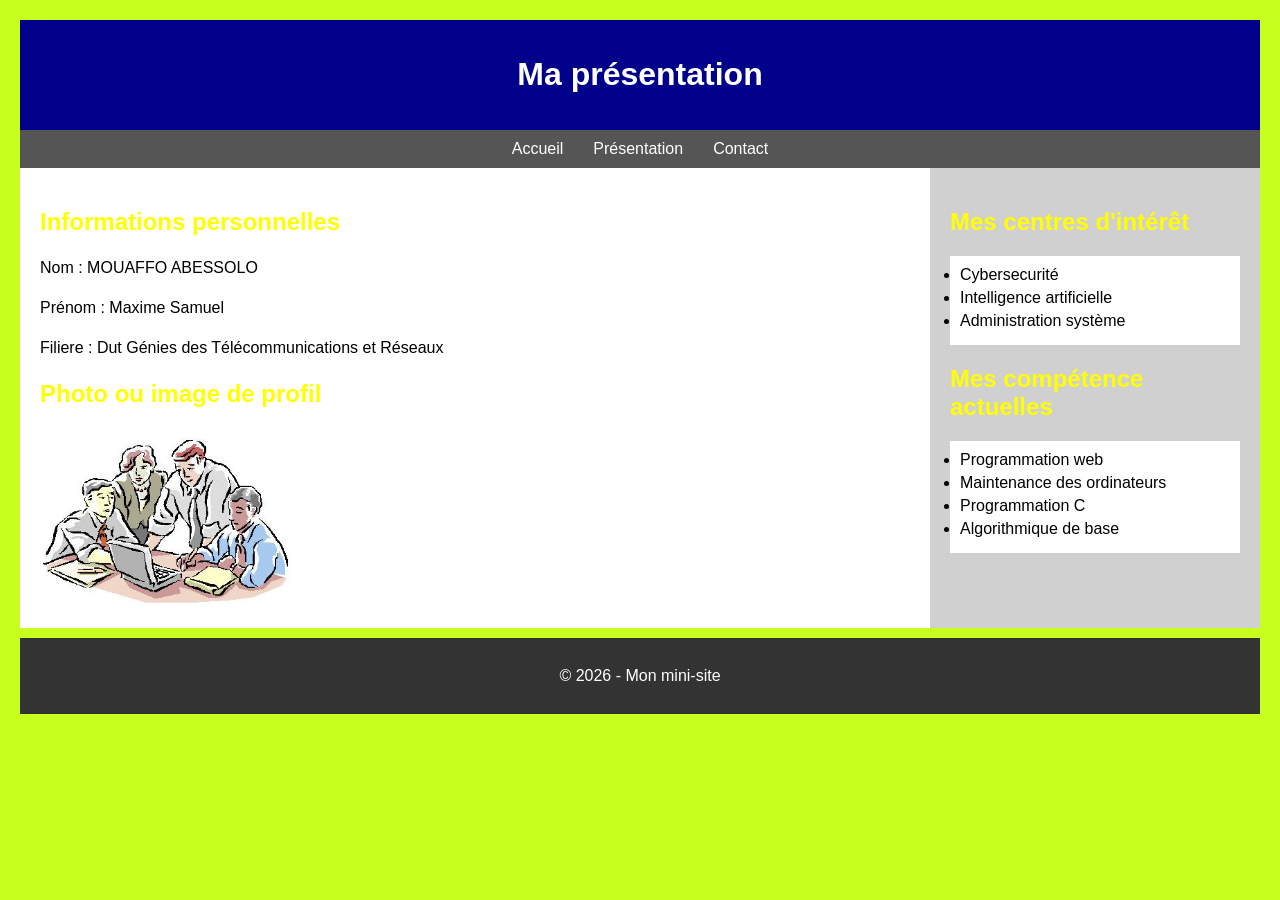
<file: TP5_MOUAFFO_ABESSOLO_MAXIME_SAMUEL/TP5_Flexbox/presentation.html>
<!DOCTYPE html>
<html lang="fr">
<head>
    <meta charset="UTF-8">
    <link rel="stylesheet" href="style.css">
    <title>Présentation - Mon mini-site</title>
</head>
<body>
    <header>
        <h1>Ma présentation</h1>
    </header>
    <nav>
        <a href="index.html">Accueil</a>
        <a href="presentation.html">Présentation</a>
        <a href="contact.html">Contact</a>
    </nav>

    <div class="container">
        <main>
            <h2>Informations personnelles</h2>
            <p>Nom : MOUAFFO ABESSOLO</p>
            <p>Prénom : Maxime Samuel</p>
            <p>Filiere : Dut Génies des Télécommunications et Réseaux</p>

            <h2>Photo ou image de profil</h2>
            <img src="images/profil.JPG" alt="Image de profil" width="250">
        </main>
        
        <aside>
            <h2>Mes centres d'intérêt</h2>
            <ul>
                <li>Cybersecurité</li>
                <li>Intelligence artificielle</li>
                <li>Administration système</li>
            </ul>
        
            <h2>Mes compétence actuelles</h2>
            <ul>
                <li>Programmation web</li>
                <li>Maintenance des ordinateurs</li>
                <li>Programmation C</li>
                <li>Algorithmique de base</li>
            </ul>
        </aside>
    </div>
    <footer>
        <p>&copy; 2026 - Mon mini-site</p>
    </footer>
</body>
</html>
</file>
<file: MOUAFFO_ABESSOLO_MAXIME_SAMUEL_DEVOIR_D'INTEGRATION/style.css>
/* Styles Généraux */
* {
    margin: 0;
    padding: 0;
    box-sizing: border-box;
    font-family: 'Segoe UI', sans-serif;
}

body {
    background-color: #ffffff;
    color: #333;
    overflow-x: hidden;
}

li { list-style: none; }
a { text-decoration: none; }

/* Navigation */
nav {
    display: flex;
    justify-content: space-between;
    align-items: center;
    padding: 15px 5%;
    background: #020817; /* Fond sombre comme sur l'image */
    color: white;
}

.logo { line-height: 1.2; }
.logo .l1 { color: #4facfe; font-size: 1.5rem; font-weight: bold; }
.logo .l2 { font-size: 1.2rem; font-weight: bold; }
.logo small { font-size: 0.7rem; color: #888; }

.navliens {
    display: flex;
    gap: 15px;
}

.navliens a {
    color: #cbd5e1;
    font-size: 0.75rem;
    font-weight: 600;
}

.navliens a:hover { color: #4facfe; }

.abonner {
    background-color: #0066FF;
    color: white;
    padding: 8px 18px;
    border-radius: 5px;
    font-size: 0.8rem;
    font-weight: bold;
}

.menu-burger { display: none; font-size: 1.5rem; cursor: pointer; }

/* Header*/
header {
    display: flex;
    align-items: center;
    padding: 60px 8%;
    background-color: #020817;
    color: white;
    min-height: 450px;
}

.headertexte { flex: 1; }
.top-subtitle { color: #4facfe; font-size: 0.9rem; margin-bottom: 10px; }
.headertexte h1 { font-size: 2.8rem; line-height: 1.1; margin-bottom: 20px; }
.headertexte p { color: #94a3b8; max-width: 500px; }

.headerliens { display: flex; gap: 15px; margin-top: 30px; }

.abonner2 {
    border: 1px solid #4facfe;
    color: #4facfe;
    padding: 8px 18px;
    border-radius: 5px;
    font-size: 0.8rem;
}

.headerimg {
    flex: 1;
    display: flex;
    justify-content: center;
}

.imgheader {
    width: 100%;
    height: auto;
    max-width: 400px;
    border-radius: 10px;
    object-fit: cover;
}

/* Section Domaines */
.princ { padding: 60px 5%; background-color: #f8fafc; }
.domaines { text-align: center; margin-bottom: 40px; }
.domaines h3 { color: #0066FF; font-size: 0.8rem; margin-bottom: 10px; }

.corpsdomaine {
    display: flex;
    justify-content: center;
    gap: 20px;
    flex-wrap: wrap;
}

.card {
    flex-direction: column;
    background: white;
    padding: 30px;
    flex: 1 1 300px;
    max-width: 350px;
    border-radius: 12px;
    box-shadow: 0 4px 15px rgba(0,0,0,0.05);

}

.icon {
    font-size: 3rem;
    margin-bottom: 20px;
    flex: 1;
    float: left;
}
.imgcard { width: 40px; height: 40px; object-fit: cover; border-radius: 8px; }


.card h4 { margin-bottom: 10px; }
.card p { font-size: 0.9rem; color: #64748b; margin-bottom: 15px; }
.card a { color: #0066FF; font-weight: bold; font-size: 0.85rem; }

/* Section Articles */
.articles { padding: 60px 8%; }
.articlesheader {
    display: flex;
    justify-content: space-between;
    align-items: center;
    margin-bottom: 30px;
}

.articlescontainer {
    display: flex;
    gap: 20px;
    align-items: flex-start;
}

.articlecard {
    flex: 1;
    display: flex;
    gap: 15px;
    background: #fff;
}

/* Article principal (celui de gauche sur l'image) */
.articlecard1 {
    flex-direction: column;
    flex: 1.5;
}


/* Petits articles (ceux de droite) */
.article-card:not(.featured) {
    flex-direction: row;
}

.article-body h4 { font-size: 1rem; margin-bottom: 5px; }
.article-body p { font-size: 0.85rem; color: #64748b; margin-bottom: 10px; }
.article-body .date { font-size: 0.75rem; color: #94a3b8; }

img.cloud {
    border-radius: 10px 0 0 10px;
    width: 150px;
    height: 190px;
}

img.cyber {
    border-radius: 10px 0 0 10px;
    width: 120px;
    height: 190px;
}

img.aia {
    border-radius: 10px 10px 0 0;
    width: 400px;
    height: 160px;
}

/* Footer */
footer {
    background: #020817;
    color: white;
    padding: 50px 8% 20px;
}

.footerlogo {
    line-height: 1.2;
}
.footerlogo .l1 { color: #4facfe; font-size: 1.5rem; font-weight: bold; }
.footerlogo .l2 { font-size: 1.2rem; font-weight: bold; }
.footerlogo small { font-size: 0.7rem; color: #888; }   

.footercontainer {
    display: flex;
    justify-content: space-between;
    border-bottom: 1px solid #1e293b;
    padding-bottom: 30px;
}

.footerliens {
    display: flex;
    gap: 50px;
}

.footerliens h4 { color: #fff; font-size: 0.8rem; margin-bottom: 15px; }
.footerliens a { color: #94a3b8; font-size: 0.8rem; line-height: 2; }

.app { width: 15px; height: 15px; object-fit: cover; border-radius: 5px; }
.socialicons ul {
    display: flex;
    gap: 15px;
}

.droits { text-align: center; padding-top: 20px; font-size: 0.75rem; color: #64748b; }

/* Tablettes */
@media (max-width: 992px) {
    /* Navigation */
    nav {
        padding: 15px 3%;
    }
    
    .logo .l2 { font-size: 1rem; }
    .navliens { display: none; }
    .nav-right .abonner { display: none; }
    .menu-burger { display: block; color: white; }
    
    /* Header */
    header { 
        flex-direction: column; 
        text-align: center;
        padding: 40px 5%;
        min-height: auto;
    }
    .headertexte h1 { font-size: 2.2rem; }
    .headerliens { 
        justify-content: center; 
        flex-wrap: wrap;
    }
    .headerimg { 
        margin-top: 30px;
        width: 100%;
    }
    .imgheader { max-width: 300px; }
    
    /* Domaines */
    .corpsdomaine {
        gap: 15px;
    }
    .card { 
        flex: 1 1 250px;
        max-width: 100%;
    }
    
    /* Articles */
    .articles { padding: 40px 5%; }
    .articlesheader { flex-direction: column; gap: 15px; }
    .articlescontainer { 
        flex-direction: column; 
        gap: 15px;
    }
    .articlecard, .articlecard1 {
        width: 100%;
        flex-direction: column;
    }
    
    img.cloud, img.cyber {
        width: 100%;
        height: auto;
        border-radius: 10px;
    }
    img.aia {
        width: 100%;
        height: auto;
        border-radius: 10px;
    }
    
    /* Footer */
    .footercontainer {
        flex-direction: column;
        gap: 30px;
    }
    .footerliens {
        flex-direction: column;
        gap: 30px;
    }
}

/* Smartphone */
@media (max-width: 768px) {
    /* Navigation */
    nav {
        flex-wrap: wrap;
        padding: 10px 3%;
        gap: 10px;
    }
    
    .logo .l1 { font-size: 1.2rem; }
    .logo .l2 { font-size: 0.95rem; }
    .logo small { font-size: 0.65rem; }
    
    /* Header */
    header {
        padding: 30px 3%;
    }
    .top-subtitle { font-size: 0.8rem; }
    .headertexte h1 { 
        font-size: 1.8rem;
        line-height: 1.2;
        margin-bottom: 15px;
    }
    .headertexte p { 
        font-size: 0.9rem;
        line-height: 1.5;
    }
    .headerliens { 
        gap: 10px;
        flex-direction: column;
    }
    .abonner, .abonner2 {
        width: 100%;
        text-align: center;
        padding: 10px 15px;
        font-size: 0.75rem;
    }
    
    /* Domaines */
    .princ { padding: 40px 3%; }
    .domaines h3 { font-size: 0.75rem; }
    .domaines h2 { font-size: 1.5rem; }
    .corpsdomaine {
        flex-direction: column;
        align-items: stretch;
    }
    .card { 
        flex: 1 1 100%;
        max-width: 100%;
        padding: 20px;
    }
    .imgcard { width: 35px; height: 35px; }
    .card h4 { font-size: 1rem; }
    
    /* Articles */
    .articles { padding: 30px 3%; }
    .articlesheader h3 { font-size: 0.75rem; }
    .articlesheader .view-all { font-size: 0.75rem; }
    .article-img { margin-bottom: 15px; }
    .article-body h4 { font-size: 0.95rem; }
    .article-body p { font-size: 0.8rem; }
    .article-body .date { font-size: 0.7rem; }
    
    /* Footer */
    footer { padding: 30px 3% 15px; }
    .footerlogo .l1 { font-size: 1.2rem; }
    .footerlogo .l2 { font-size: 0.95rem; }
    .footerlogo small { font-size: 0.65rem; }
    .footerliens h4 { font-size: 0.75rem; }
    .footerliens a { font-size: 0.75rem; }
    .droits { font-size: 0.7rem; }
}

/* smartphone petit écran */
@media (max-width: 480px) {
    /* Navigation */
    nav {
        padding: 10px 2%;
    }
    
    .logo .l1 { font-size: 1rem; }
    .logo .l2 { font-size: 0.85rem; }
    .logo small { font-size: 0.6rem; }
    .menu-burger { font-size: 1.2rem; }
    
    /* Header */
    header {
        padding: 20px 2%;
    }
    .headertexte h1 { 
        font-size: 1.5rem;
        line-height: 1.2;
        margin-bottom: 12px;
    }
    .headertexte p { 
        font-size: 0.85rem;
        line-height: 1.4;
    }
    .abonner, .abonner2 {
        padding: 8px 12px;
        font-size: 0.7rem;
    }
    
    /* Domaines */
    .princ { padding: 30px 2%; }
    .domaines h2 { font-size: 1.3rem; }
    .corpsdomaine { gap: 10px; }
    .card { padding: 15px; }
    .imgcard { width: 30px; height: 30px; }
    .card h4 { font-size: 0.95rem; }
    .card p { font-size: 0.8rem; }
    .card a { font-size: 0.75rem; }
    
    /* Articles */
    .articles { padding: 20px 2%; }
    .articlescontainer { gap: 10px; }
    .article-body h4 { font-size: 0.9rem; }
    .article-body p { font-size: 0.75rem; }
    .article-body .date { font-size: 0.65rem; }
    
    /* Footer */
    footer { padding: 20px 2% 10px; }
    .footercontainer { border-bottom: 1px solid #1e293b; }
    .social-icons ul { gap: 10px; }
    .app { width: 12px; height: 12px; }
}
</file>
<file: TP4_MOUAFFO_ABESSOLO_MAXIME_SAMUEL/TP4_CSS/style.css>
body {
    background-color: #C7FF1E;
    font-family: Arial, sans-serif;
    margin: 20px;
}
h1{
    color: darkblue;
    text-align: center;
}
h2{
    color: yellow;
}
p{
    font-size: 16px;
    line-height: 1.5;
}
a{
    text-decoration: none;
    color: blue;
    margin-right: 15px;
}
a:hover{
    color: yellow;
}
ul{
    background-color: white;
    padding: 10px;
}
li{
    margin-bottom: 5px;
}
img{
    border-radius: 10px;
    margin-top: 10px;
}
.section{
    background-color: white;
    padding: 15px;
    margin-bottom: 20px;
    border-radius: 5px;
}
.highlight{
    color: green;
    font-weight: bold;
}
</file>
<file: TP5_MOUAFFO_ABESSOLO_MAXIME_SAMUEL/TP5_Flexbox/style.css>
body {
    background-color: #C7FF1E;
    font-family: Arial, sans-serif;
    margin: 20px;
}
h1{
    color: white;
    text-align: center;
}
h2{
    color: yellow;
}
p{
    font-size: 16px;
    line-height: 1.5;
}
a{
    text-decoration: none;
    color: blue;
    margin-right: 15px;
}
a:hover{
    color: yellow;
}
ul{
    background-color: white;
    padding: 10px;
}
li{
    margin-bottom: 5px;
}
img{
    border-radius: 10px;
    margin-top: 10px;
}
.section{
    background-color: white;
    padding: 15px;
    margin-bottom: 20px;
    border-radius: 5px;
}
.highlight{
    color: green;
    font-weight: bold;
}
.container{
    display: flex;
    flex-direction: row;
}
main{
    flex: 3;
    padding: 20px;
    background-color: white;
}
aside{
    flex: 1;
    padding: 20px;
    background-color: #d0d0d0;
}
header{
    background-color: darkblue;
    color: white;
    padding: 15px;
    text-align: center;
}
footer{
    background-color: #333;
    color: white;
    text-align: center;
    padding: 10px;
    margin-top: 10px;
}
nav{
    display: flex;
    justify-content: center;
    background-color: #555;
    padding: 10px;
}
nav a{
    color: white;
    margin: 0 15px;
    text-decoration: none;
}
nav a:hover{
    color: yellow;
}
</file>
<file: TP6_MOUAFFO_ABESSOLO_MAXIME_SAMUEL/TP6_Responsive_Design/style.css>
*{
    box-sizing: border-box;
}
body {
    margin: 0;
    background-color: #f4f4f4;
    font-family: Arial, sans-serif;
    color: #222;
    line-height: 1.6;
}
.page{
    width: 90%;
    max-width: 1100px;
    margin: 0 auto;
}
h1{
    color: white;
    text-align: center;
}
h2{
    color: yellow;
}
p{
    font-size: 16px;
    line-height: 1.5;
}
a{
    text-decoration: none;
    color: blue;
    margin-right: 15px;
}
a:hover{
    color: yellow;
}
ul{
    background-color: white;
    padding: 10px;
}
li{
    margin-bottom: 5px;
}
img{
    border-radius: 10px;
    margin-top: 10px;
    max-width: 100%;
    height: auto;
    display: block;
}
.section{
    background-color: white;
    padding: 15px;
    margin-bottom: 20px;
    border-radius: 5px;
}
.highlight{
    color: green;
    font-weight: bold;
}
.container{
    display: flex;
    gap: 20px;
    margin-top: 20px;
    flex-direction: row;
}
main{
    flex: 3;
    padding: 20px;
    background-color: white;
    border-radius: 8px;
}
aside{
    flex: 1;
    padding: 20px;
    background-color: #e6e6e6;
    border-radius: 8px;
}
header{
    background-color: #0b3d91;
    color: white;
    padding: 20px;
    text-align: center;
}
footer{
    background-color: #222;
    color: white;
    text-align: center;
    padding: 15px;
    margin-top: 20px;
}
nav{
    display: flex;
    justify-content: center;
    gap: 20px;
    background-color: #222;
    padding: 12px;
}
nav a{
    color: white;
    font-weight: bold;
    text-decoration: none;
}
nav a:hover{
    color: #ffcc00;
}
@media(max-width:900px){
    .page{
        width: 95%;
    }
    .container{
        gap: 15px;
    }
    main{
        padding: 15px;
    }
    aside{
        padding: 15px;
    }
}
@media(max-width=768px){
    .container{
        flex-direction: column;
    }
    nav{
        flex-direction: column;
        align-items: center;
        gap: 10px;
    }
    header{
        padding: 15px;
    }
    h1{
        font-size: 24px;
    }
    h2{
        font-size: 20px;
    }
    p{
        font-size: 15px;
    }
}
@media(max-width=480px){
    .page{
        width: 100px;
    }
    body{
        background-color: white;
    }
    header{
        border-radius: 0;
    }
    main{
        border-radius: 0;
        padding: 12px;
    }
    aside{
        border-radius: 0;
        padding: 12px;
    }
    nav a{
        font-size: 14px;
    }
    footer{
        font-size: 14px;
    }
}
input{
    width: 100%;
    padding: 10px;
    margin-bottom: 12px;
    border: 1px solid #ccc;
    border-radius: 5px;
}
textarea{
    width: 100%;
    padding: 10px;
    margin-bottom: 12px;
    border: 1px solid #ccc;
    border-radius: 5px;
}
select{
    width: 100%;
    padding: 10px;
    margin-bottom: 12px;
    border: 1px solid #ccc;
    border-radius: 5px;
}
button{
    padding: 10px 15px;
    border: none;
    border-radius: 5px;
    background-color: #0b3d91;
    color: white;
    cursor: pointer;
}
button:hover{
    background: #062b66;
}
input[type="radio"]{
    width: auto;
}
input[type="checkbox"]{
    width: auto;
}
.carte{
    background-color: white;
    padding: 15px;
    border-radius: 8px;
    margin-bottom: 15px;
}
</file>
